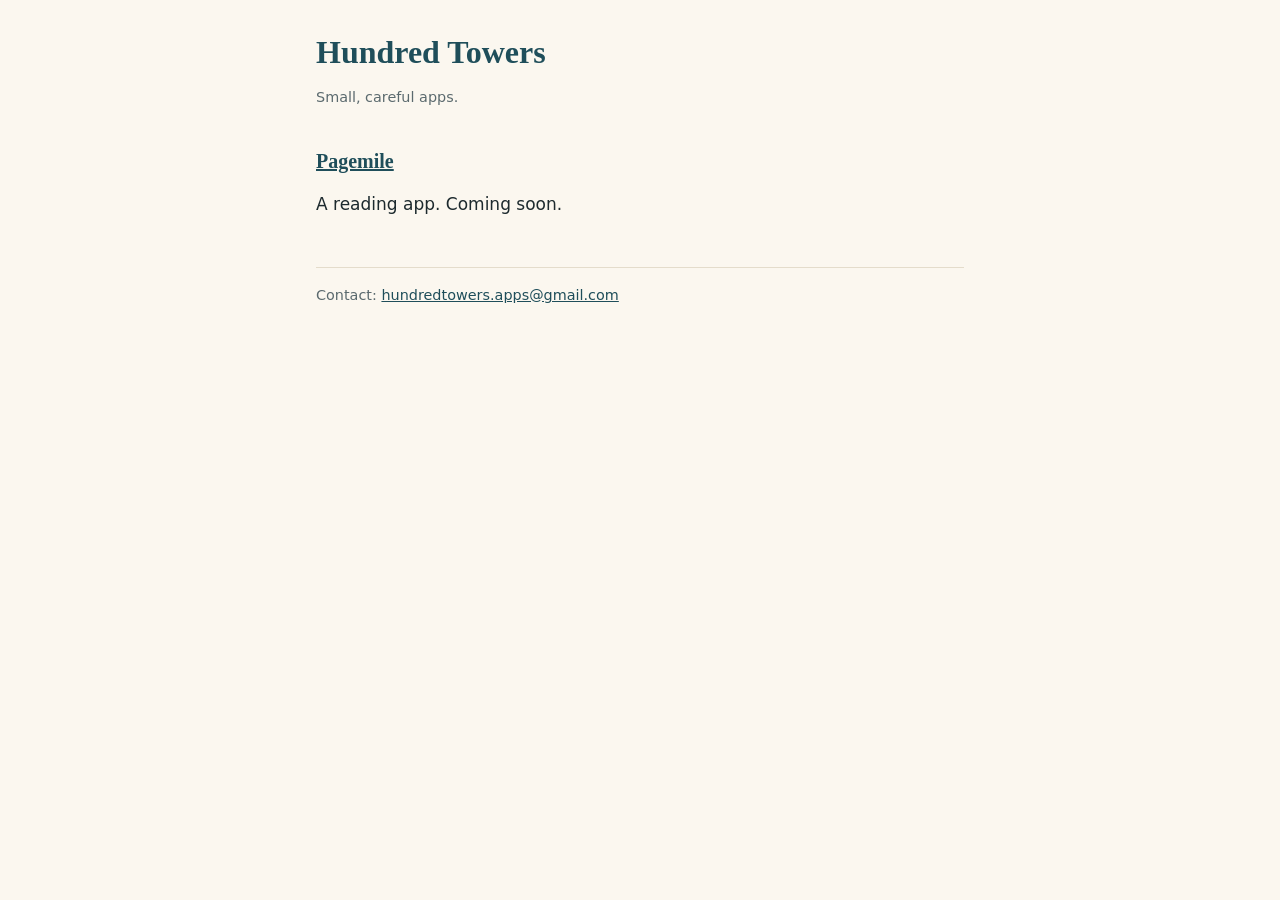
<file: index.html>
<!doctype html>
<html lang="en">
<head>
<meta charset="utf-8">
<meta name="viewport" content="width=device-width, initial-scale=1">
<title>Hundred Towers</title>
<link rel="stylesheet" href="style.css">
</head>
<body>
<main>
<h1>Hundred Towers</h1>
<p class="meta">Small, careful apps.</p>

<h2><a href="pagemile/">Pagemile</a></h2>
<p>A reading app. Coming soon.</p>

<footer>Contact: <a href="mailto:hundredtowers.apps@gmail.com">hundredtowers.apps@gmail.com</a></footer>
</main>
</body>
</html>
</file>
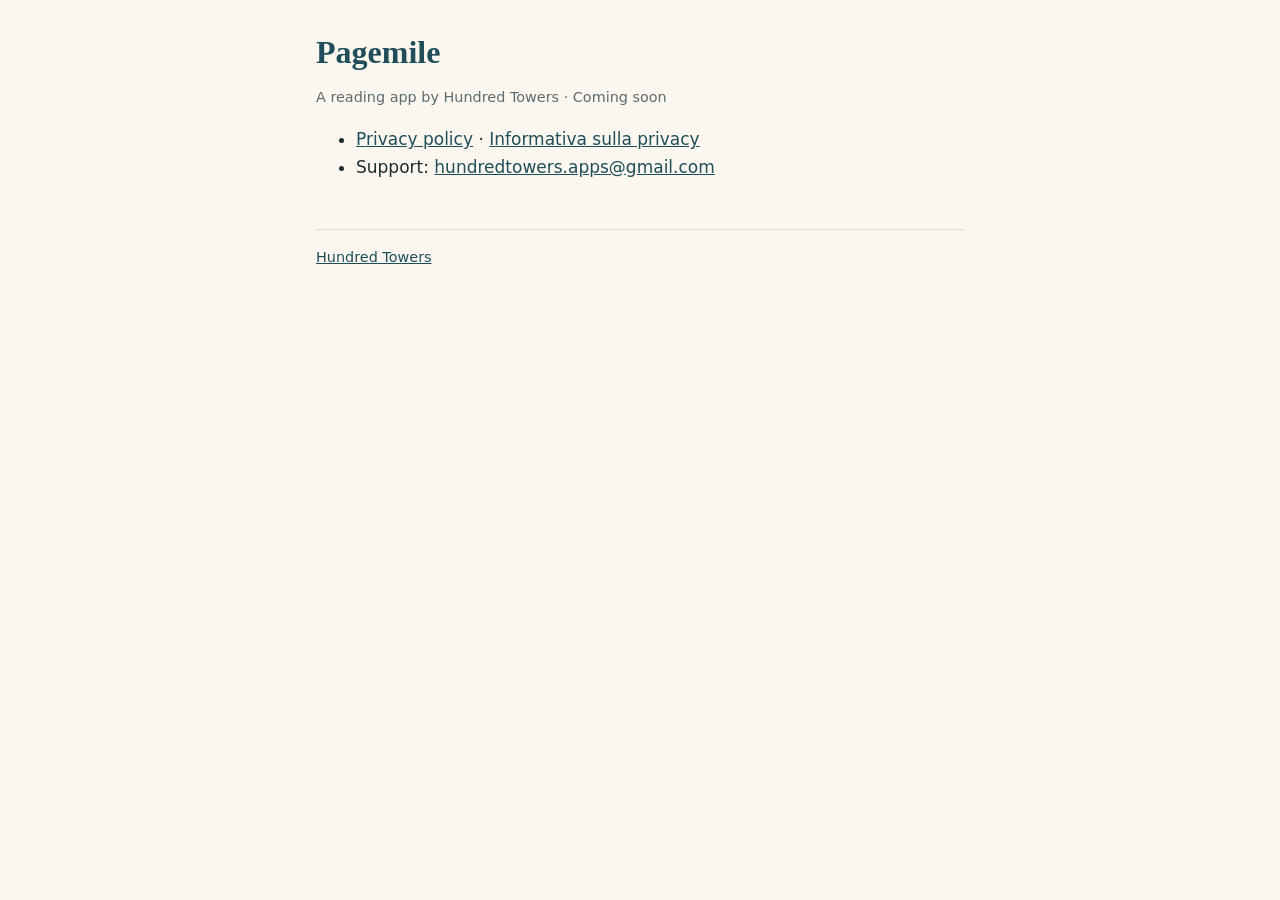
<file: pagemile/index.html>
<!doctype html>
<html lang="en">
<head>
<meta charset="utf-8">
<meta name="robots" content="noindex">
<meta name="viewport" content="width=device-width, initial-scale=1">
<title>Pagemile</title>
<link rel="stylesheet" href="../style.css">
</head>
<body>
<main>
<h1>Pagemile</h1>
<p class="meta">A reading app by Hundred Towers · Coming soon</p>
<ul>
<li><a href="privacy.html">Privacy policy</a> · <a href="privacy-it.html">Informativa sulla privacy</a></li>
<li>Support: <a href="mailto:hundredtowers.apps@gmail.com">hundredtowers.apps@gmail.com</a></li>
</ul>
<footer><a href="../">Hundred Towers</a></footer>
</main>
</body>
</html>
</file>
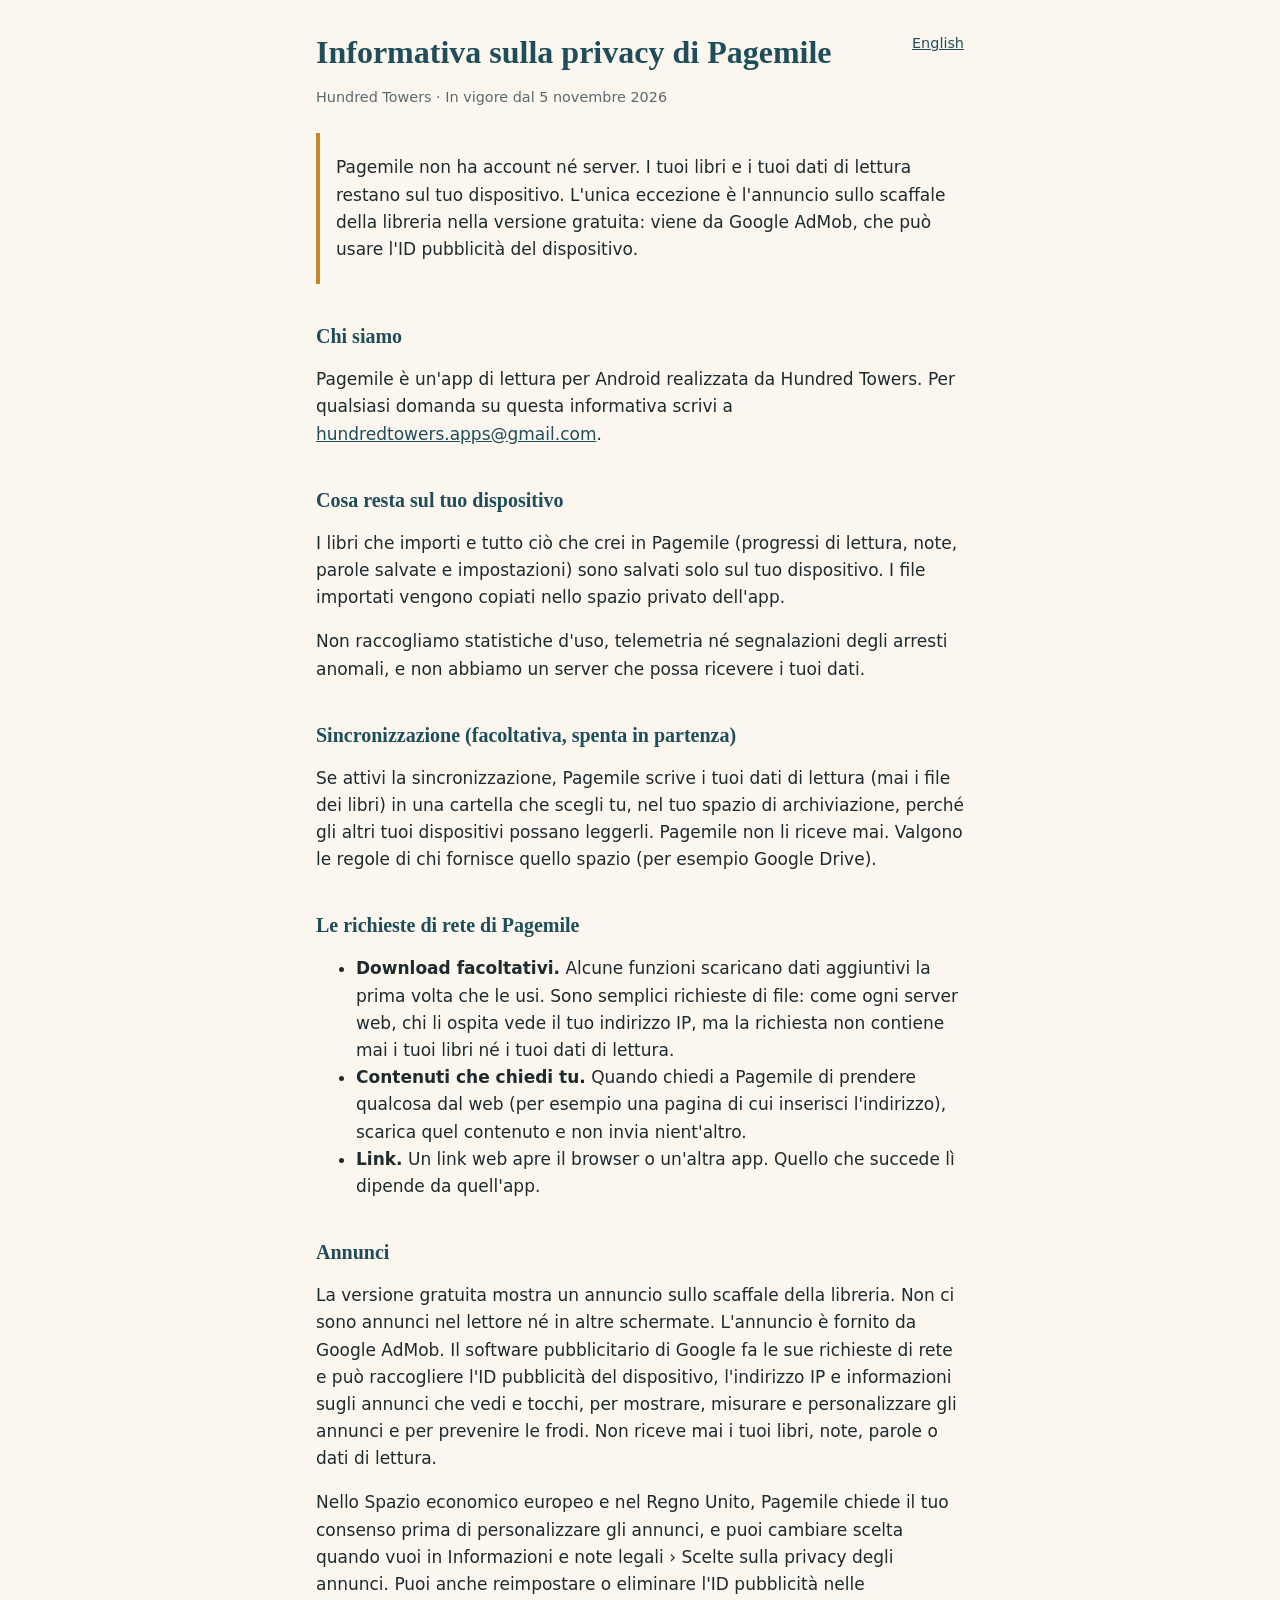
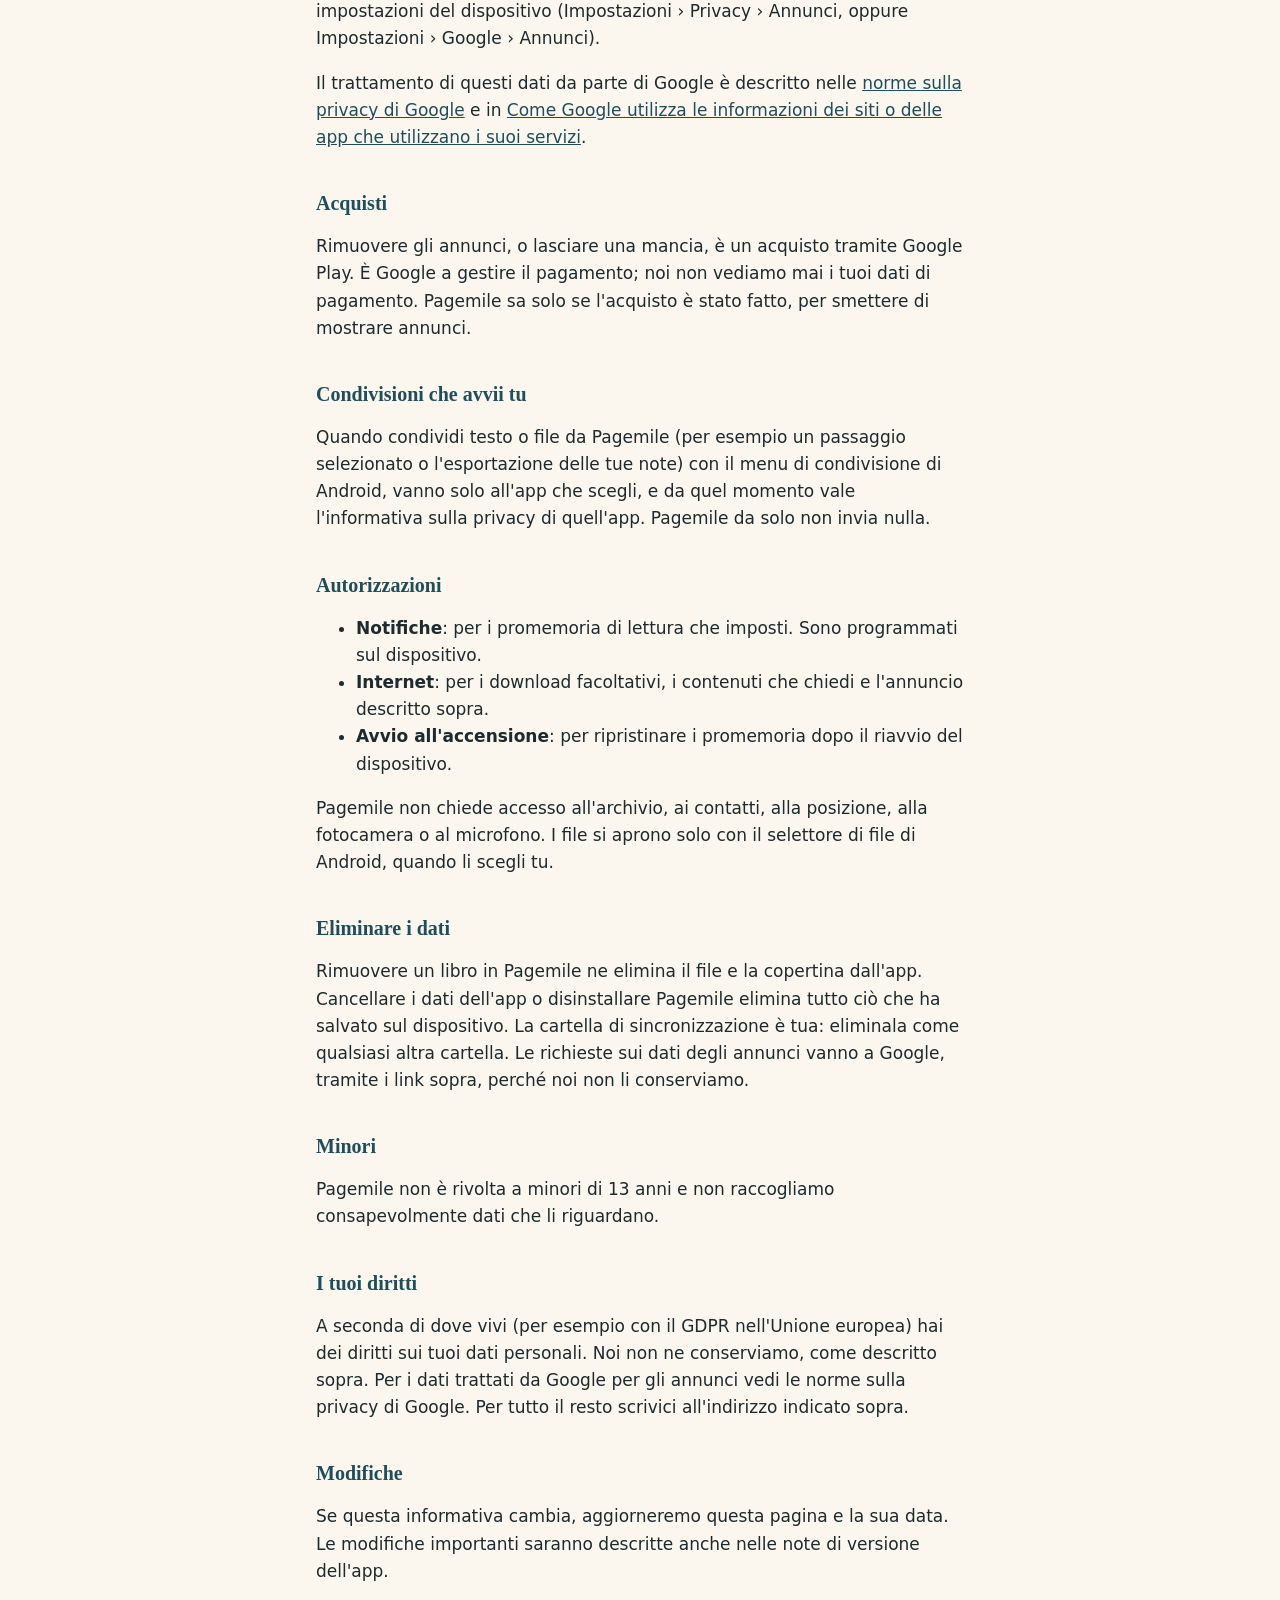
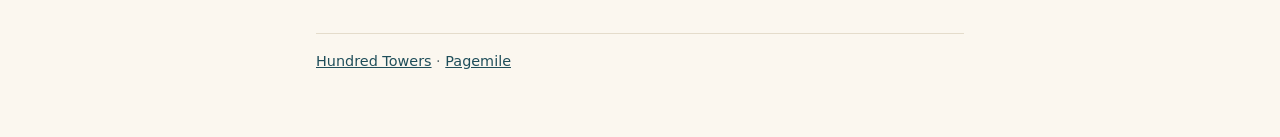
<file: pagemile/privacy-it.html>
<!doctype html>
<html lang="it">
<head>
<meta charset="utf-8">
<meta name="robots" content="noindex">
<meta name="viewport" content="width=device-width, initial-scale=1">
<title>Privacy di Pagemile</title>
<link rel="stylesheet" href="../style.css">
</head>
<body>
<main>
<a class="lang" href="privacy.html" hreflang="en">English</a>
<h1>Informativa sulla privacy di Pagemile</h1>
<p class="meta">Hundred Towers · In vigore dal 5 novembre 2026</p>

<div class="summary">
<p>Pagemile non ha account né server. I tuoi libri e i tuoi dati di lettura restano sul tuo dispositivo. L'unica eccezione è l'annuncio sullo scaffale della libreria nella versione gratuita: viene da Google AdMob, che può usare l'ID pubblicità del dispositivo.</p>
</div>

<h2>Chi siamo</h2>
<p>Pagemile è un'app di lettura per Android realizzata da Hundred Towers. Per qualsiasi domanda su questa informativa scrivi a <a href="mailto:hundredtowers.apps@gmail.com">hundredtowers.apps@gmail.com</a>.</p>

<h2>Cosa resta sul tuo dispositivo</h2>
<p>I libri che importi e tutto ciò che crei in Pagemile (progressi di lettura, note, parole salvate e impostazioni) sono salvati solo sul tuo dispositivo. I file importati vengono copiati nello spazio privato dell'app.</p>
<p>Non raccogliamo statistiche d'uso, telemetria né segnalazioni degli arresti anomali, e non abbiamo un server che possa ricevere i tuoi dati.</p>

<h2>Sincronizzazione (facoltativa, spenta in partenza)</h2>
<p>Se attivi la sincronizzazione, Pagemile scrive i tuoi dati di lettura (mai i file dei libri) in una cartella che scegli tu, nel tuo spazio di archiviazione, perché gli altri tuoi dispositivi possano leggerli. Pagemile non li riceve mai. Valgono le regole di chi fornisce quello spazio (per esempio Google Drive).</p>

<h2>Le richieste di rete di Pagemile</h2>
<ul>
<li><strong>Download facoltativi.</strong> Alcune funzioni scaricano dati aggiuntivi la prima volta che le usi. Sono semplici richieste di file: come ogni server web, chi li ospita vede il tuo indirizzo IP, ma la richiesta non contiene mai i tuoi libri né i tuoi dati di lettura.</li>
<li><strong>Contenuti che chiedi tu.</strong> Quando chiedi a Pagemile di prendere qualcosa dal web (per esempio una pagina di cui inserisci l'indirizzo), scarica quel contenuto e non invia nient'altro.</li>
<li><strong>Link.</strong> Un link web apre il browser o un'altra app. Quello che succede lì dipende da quell'app.</li>
</ul>

<h2>Annunci</h2>
<p>La versione gratuita mostra un annuncio sullo scaffale della libreria. Non ci sono annunci nel lettore né in altre schermate. L'annuncio è fornito da Google AdMob. Il software pubblicitario di Google fa le sue richieste di rete e può raccogliere l'ID pubblicità del dispositivo, l'indirizzo IP e informazioni sugli annunci che vedi e tocchi, per mostrare, misurare e personalizzare gli annunci e per prevenire le frodi. Non riceve mai i tuoi libri, note, parole o dati di lettura.</p>
<p>Nello Spazio economico europeo e nel Regno Unito, Pagemile chiede il tuo consenso prima di personalizzare gli annunci, e puoi cambiare scelta quando vuoi in Informazioni e note legali › Scelte sulla privacy degli annunci. Puoi anche reimpostare o eliminare l'ID pubblicità nelle impostazioni del dispositivo (Impostazioni › Privacy › Annunci, oppure Impostazioni › Google › Annunci).</p>
<p>Il trattamento di questi dati da parte di Google è descritto nelle <a href="https://policies.google.com/privacy?hl=it">norme sulla privacy di Google</a> e in <a href="https://policies.google.com/technologies/partner-sites?hl=it">Come Google utilizza le informazioni dei siti o delle app che utilizzano i suoi servizi</a>.</p>

<h2>Acquisti</h2>
<p>Rimuovere gli annunci, o lasciare una mancia, è un acquisto tramite Google Play. È Google a gestire il pagamento; noi non vediamo mai i tuoi dati di pagamento. Pagemile sa solo se l'acquisto è stato fatto, per smettere di mostrare annunci.</p>

<h2>Condivisioni che avvii tu</h2>
<p>Quando condividi testo o file da Pagemile (per esempio un passaggio selezionato o l'esportazione delle tue note) con il menu di condivisione di Android, vanno solo all'app che scegli, e da quel momento vale l'informativa sulla privacy di quell'app. Pagemile da solo non invia nulla.</p>

<h2>Autorizzazioni</h2>
<ul>
<li><strong>Notifiche</strong>: per i promemoria di lettura che imposti. Sono programmati sul dispositivo.</li>
<li><strong>Internet</strong>: per i download facoltativi, i contenuti che chiedi e l'annuncio descritto sopra.</li>
<li><strong>Avvio all'accensione</strong>: per ripristinare i promemoria dopo il riavvio del dispositivo.</li>
</ul>
<p>Pagemile non chiede accesso all'archivio, ai contatti, alla posizione, alla fotocamera o al microfono. I file si aprono solo con il selettore di file di Android, quando li scegli tu.</p>

<h2>Eliminare i dati</h2>
<p>Rimuovere un libro in Pagemile ne elimina il file e la copertina dall'app. Cancellare i dati dell'app o disinstallare Pagemile elimina tutto ciò che ha salvato sul dispositivo. La cartella di sincronizzazione è tua: eliminala come qualsiasi altra cartella. Le richieste sui dati degli annunci vanno a Google, tramite i link sopra, perché noi non li conserviamo.</p>

<h2>Minori</h2>
<p>Pagemile non è rivolta a minori di 13 anni e non raccogliamo consapevolmente dati che li riguardano.</p>

<h2>I tuoi diritti</h2>
<p>A seconda di dove vivi (per esempio con il GDPR nell'Unione europea) hai dei diritti sui tuoi dati personali. Noi non ne conserviamo, come descritto sopra. Per i dati trattati da Google per gli annunci vedi le norme sulla privacy di Google. Per tutto il resto scrivici all'indirizzo indicato sopra.</p>

<h2>Modifiche</h2>
<p>Se questa informativa cambia, aggiorneremo questa pagina e la sua data. Le modifiche importanti saranno descritte anche nelle note di versione dell'app.</p>

<footer><a href="../">Hundred Towers</a> · <a href="./">Pagemile</a></footer>
</main>
</body>
</html>
</file>
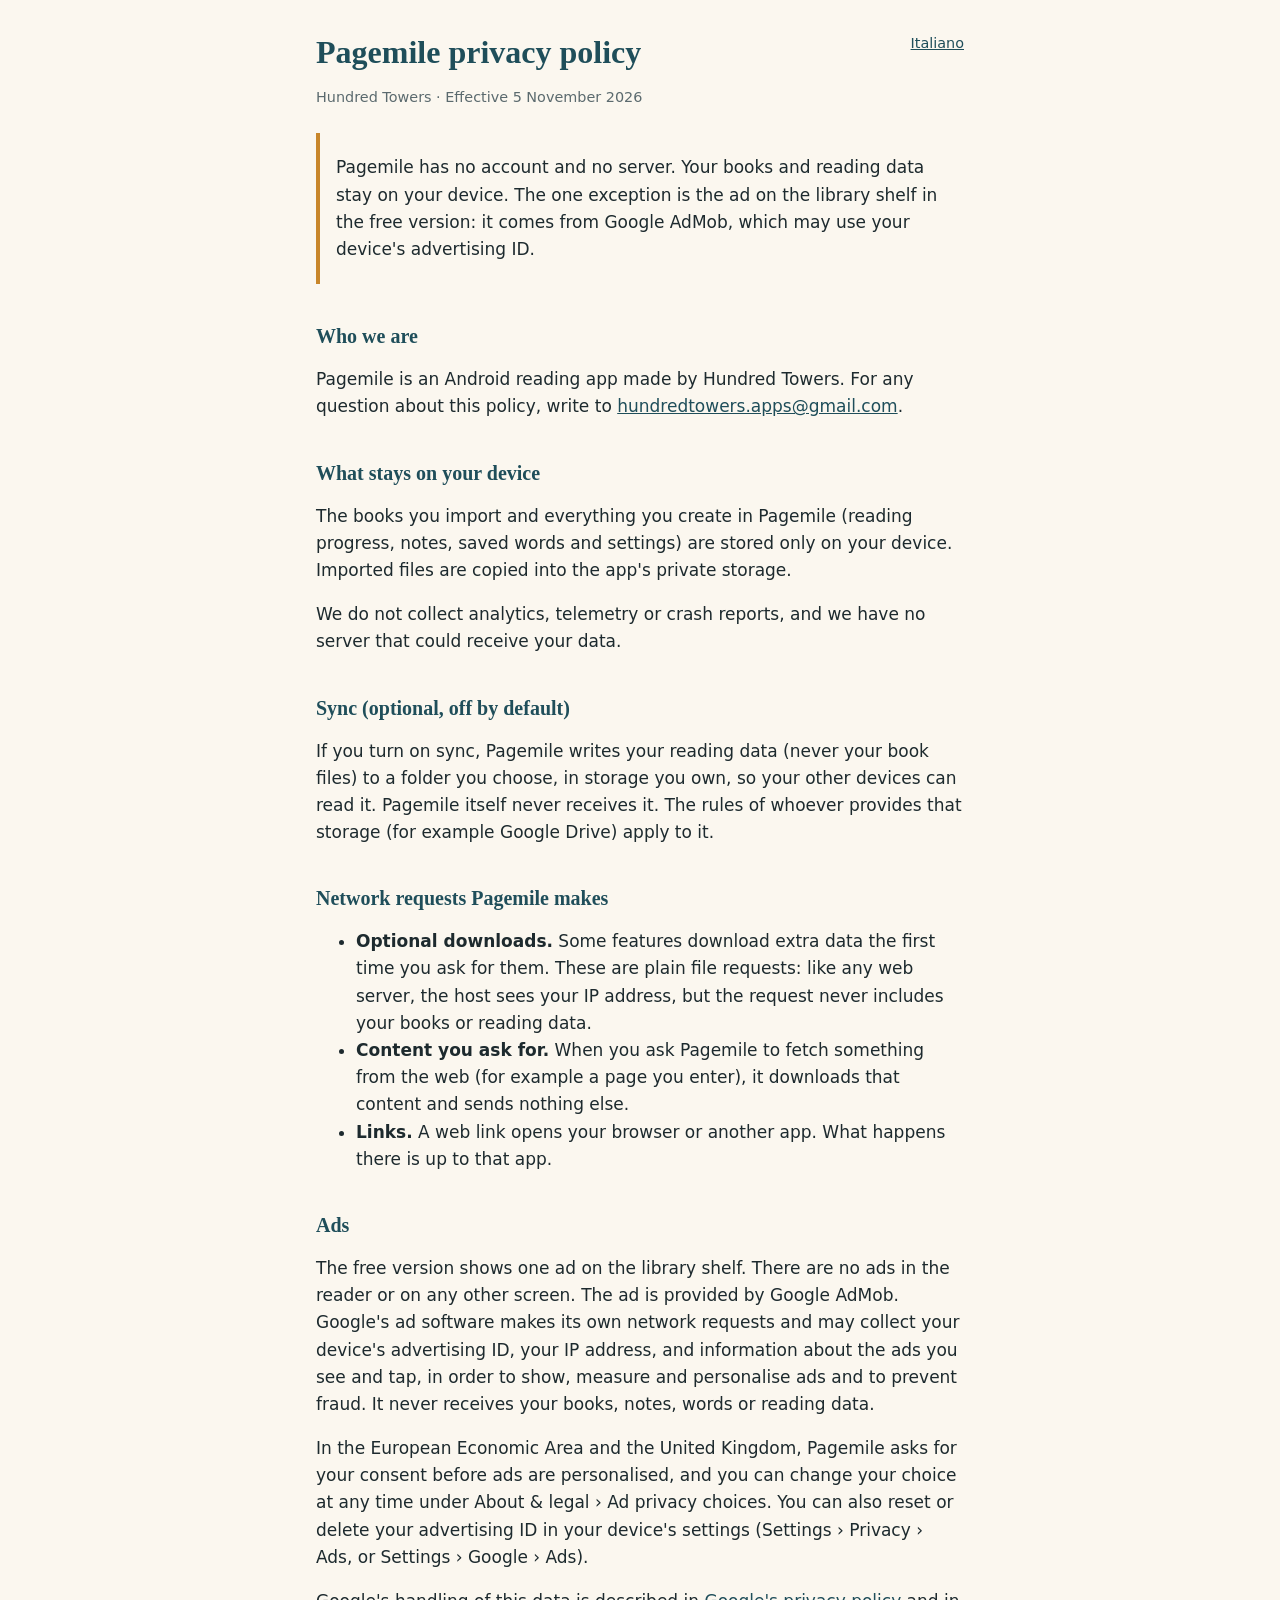
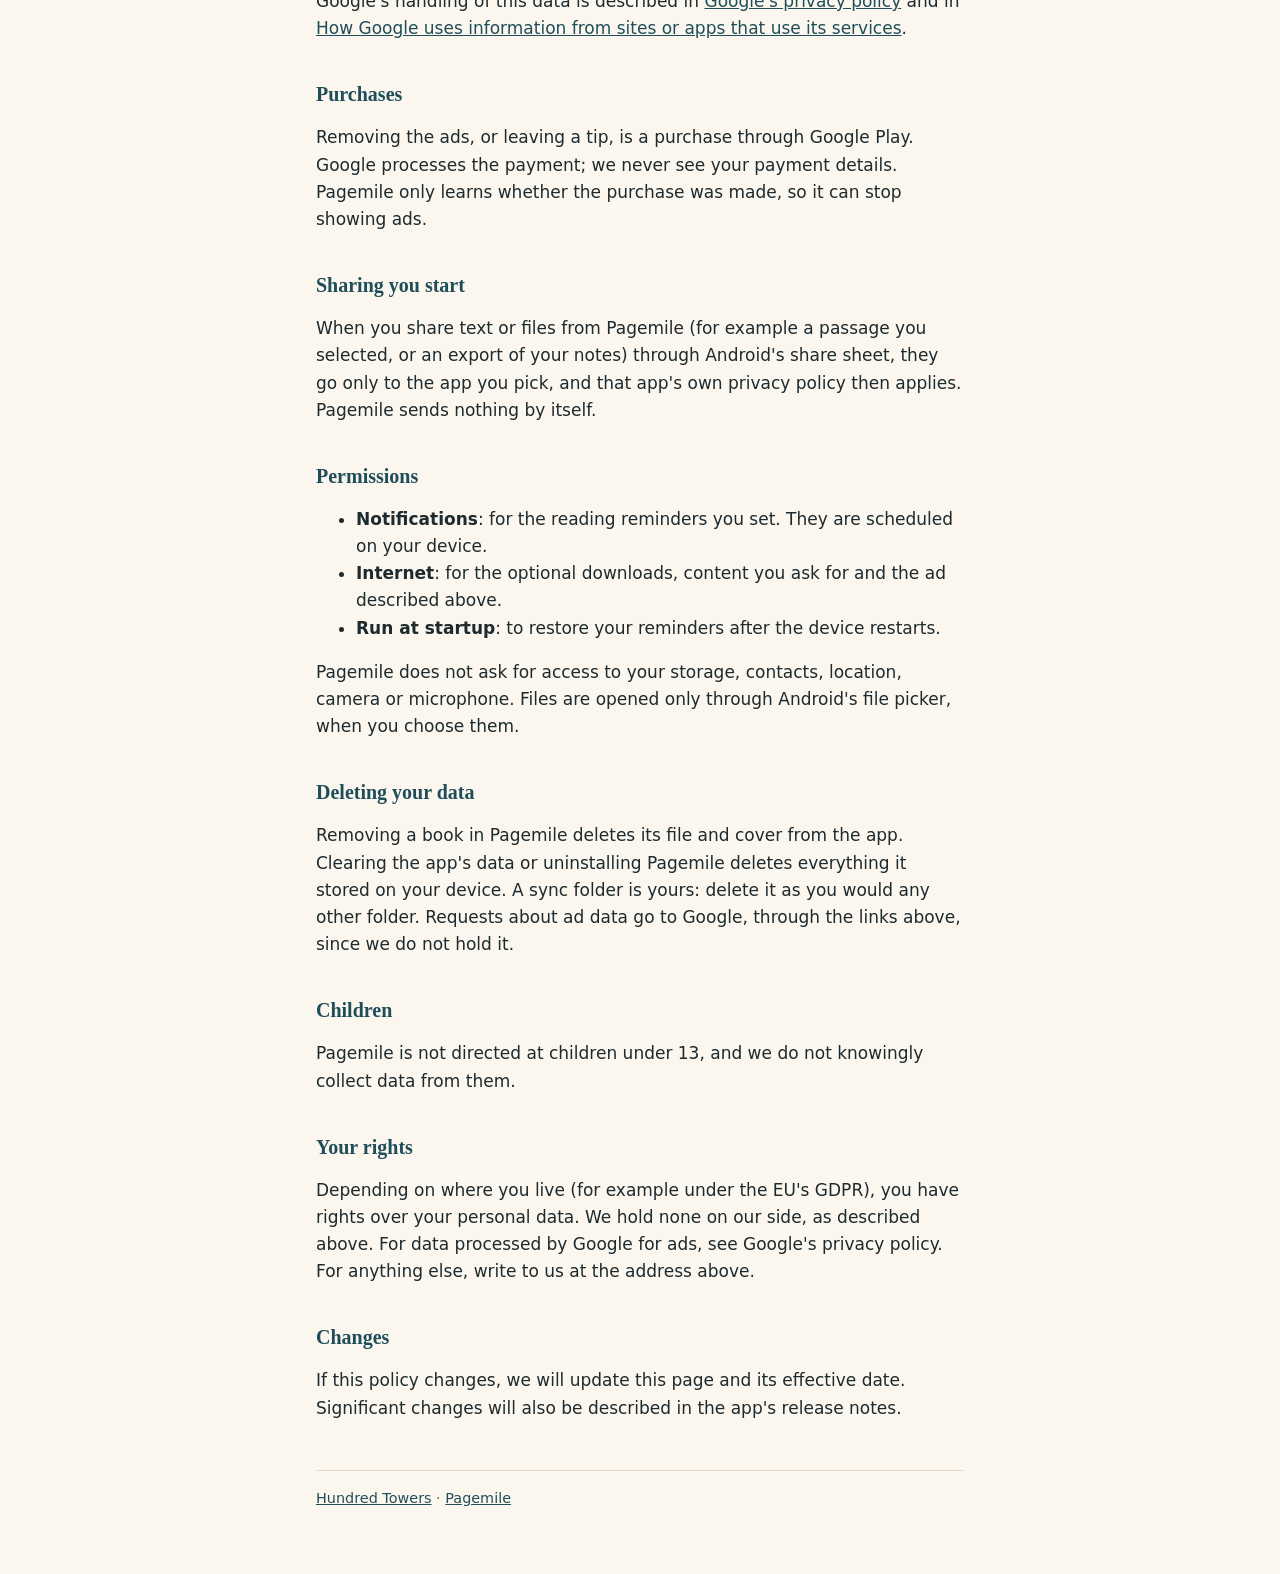
<file: pagemile/privacy.html>
<!doctype html>
<html lang="en">
<head>
<meta charset="utf-8">
<meta name="robots" content="noindex">
<meta name="viewport" content="width=device-width, initial-scale=1">
<title>Pagemile privacy policy</title>
<link rel="stylesheet" href="../style.css">
</head>
<body>
<main>
<a class="lang" href="privacy-it.html" hreflang="it">Italiano</a>
<h1>Pagemile privacy policy</h1>
<p class="meta">Hundred Towers · Effective 5 November 2026</p>

<div class="summary">
<p>Pagemile has no account and no server. Your books and reading data stay on your device. The one exception is the ad on the library shelf in the free version: it comes from Google AdMob, which may use your device's advertising ID.</p>
</div>

<h2>Who we are</h2>
<p>Pagemile is an Android reading app made by Hundred Towers. For any question about this policy, write to <a href="mailto:hundredtowers.apps@gmail.com">hundredtowers.apps@gmail.com</a>.</p>

<h2>What stays on your device</h2>
<p>The books you import and everything you create in Pagemile (reading progress, notes, saved words and settings) are stored only on your device. Imported files are copied into the app's private storage.</p>
<p>We do not collect analytics, telemetry or crash reports, and we have no server that could receive your data.</p>

<h2>Sync (optional, off by default)</h2>
<p>If you turn on sync, Pagemile writes your reading data (never your book files) to a folder you choose, in storage you own, so your other devices can read it. Pagemile itself never receives it. The rules of whoever provides that storage (for example Google Drive) apply to it.</p>

<h2>Network requests Pagemile makes</h2>
<ul>
<li><strong>Optional downloads.</strong> Some features download extra data the first time you ask for them. These are plain file requests: like any web server, the host sees your IP address, but the request never includes your books or reading data.</li>
<li><strong>Content you ask for.</strong> When you ask Pagemile to fetch something from the web (for example a page you enter), it downloads that content and sends nothing else.</li>
<li><strong>Links.</strong> A web link opens your browser or another app. What happens there is up to that app.</li>
</ul>

<h2>Ads</h2>
<p>The free version shows one ad on the library shelf. There are no ads in the reader or on any other screen. The ad is provided by Google AdMob. Google's ad software makes its own network requests and may collect your device's advertising ID, your IP address, and information about the ads you see and tap, in order to show, measure and personalise ads and to prevent fraud. It never receives your books, notes, words or reading data.</p>
<p>In the European Economic Area and the United Kingdom, Pagemile asks for your consent before ads are personalised, and you can change your choice at any time under About &amp; legal › Ad privacy choices. You can also reset or delete your advertising ID in your device's settings (Settings › Privacy › Ads, or Settings › Google › Ads).</p>
<p>Google's handling of this data is described in <a href="https://policies.google.com/privacy">Google's privacy policy</a> and in <a href="https://policies.google.com/technologies/partner-sites">How Google uses information from sites or apps that use its services</a>.</p>

<h2>Purchases</h2>
<p>Removing the ads, or leaving a tip, is a purchase through Google Play. Google processes the payment; we never see your payment details. Pagemile only learns whether the purchase was made, so it can stop showing ads.</p>

<h2>Sharing you start</h2>
<p>When you share text or files from Pagemile (for example a passage you selected, or an export of your notes) through Android's share sheet, they go only to the app you pick, and that app's own privacy policy then applies. Pagemile sends nothing by itself.</p>

<h2>Permissions</h2>
<ul>
<li><strong>Notifications</strong>: for the reading reminders you set. They are scheduled on your device.</li>
<li><strong>Internet</strong>: for the optional downloads, content you ask for and the ad described above.</li>
<li><strong>Run at startup</strong>: to restore your reminders after the device restarts.</li>
</ul>
<p>Pagemile does not ask for access to your storage, contacts, location, camera or microphone. Files are opened only through Android's file picker, when you choose them.</p>

<h2>Deleting your data</h2>
<p>Removing a book in Pagemile deletes its file and cover from the app. Clearing the app's data or uninstalling Pagemile deletes everything it stored on your device. A sync folder is yours: delete it as you would any other folder. Requests about ad data go to Google, through the links above, since we do not hold it.</p>

<h2>Children</h2>
<p>Pagemile is not directed at children under 13, and we do not knowingly collect data from them.</p>

<h2>Your rights</h2>
<p>Depending on where you live (for example under the EU's GDPR), you have rights over your personal data. We hold none on our side, as described above. For data processed by Google for ads, see Google's privacy policy. For anything else, write to us at the address above.</p>

<h2>Changes</h2>
<p>If this policy changes, we will update this page and its effective date. Significant changes will also be described in the app's release notes.</p>

<footer><a href="../">Hundred Towers</a> · <a href="./">Pagemile</a></footer>
</main>
</body>
</html>
</file>
<file: style.css>
:root {
  --paper: #fbf7ef;
  --ink: #1d2a2e;
  --muted: #5b6a6e;
  --teal: #1f4e5a;
  --amber: #c8862a;
  --rule: #e4dccb;
}
@media (prefers-color-scheme: dark) {
  :root {
    --paper: #141c1e;
    --ink: #e8e3d8;
    --muted: #a3afb2;
    --teal: #7fb6c4;
    --amber: #e0a24a;
    --rule: #2c393c;
  }
}
* { box-sizing: border-box; }
body {
  margin: 0;
  background: var(--paper);
  color: var(--ink);
  font: 17px/1.6 system-ui, -apple-system, "Segoe UI", Roboto, sans-serif;
}
main { max-width: 680px; margin: 0 auto; padding: 32px 16px 64px; }
h1, h2 { font-family: Georgia, "Times New Roman", serif; color: var(--teal); line-height: 1.25; }
h1 { font-size: 2rem; margin: 0 0 4px; }
h2 { font-size: 1.25rem; margin: 2em 0 0.5em; }
a { color: var(--teal); }
.meta, footer { color: var(--muted); font-size: 0.9rem; }
.lang { float: right; font-size: 0.9rem; }
.summary { border-left: 4px solid var(--amber); padding: 4px 16px; margin: 24px 0; }
footer { border-top: 1px solid var(--rule); margin-top: 48px; padding-top: 16px; }
</file>
